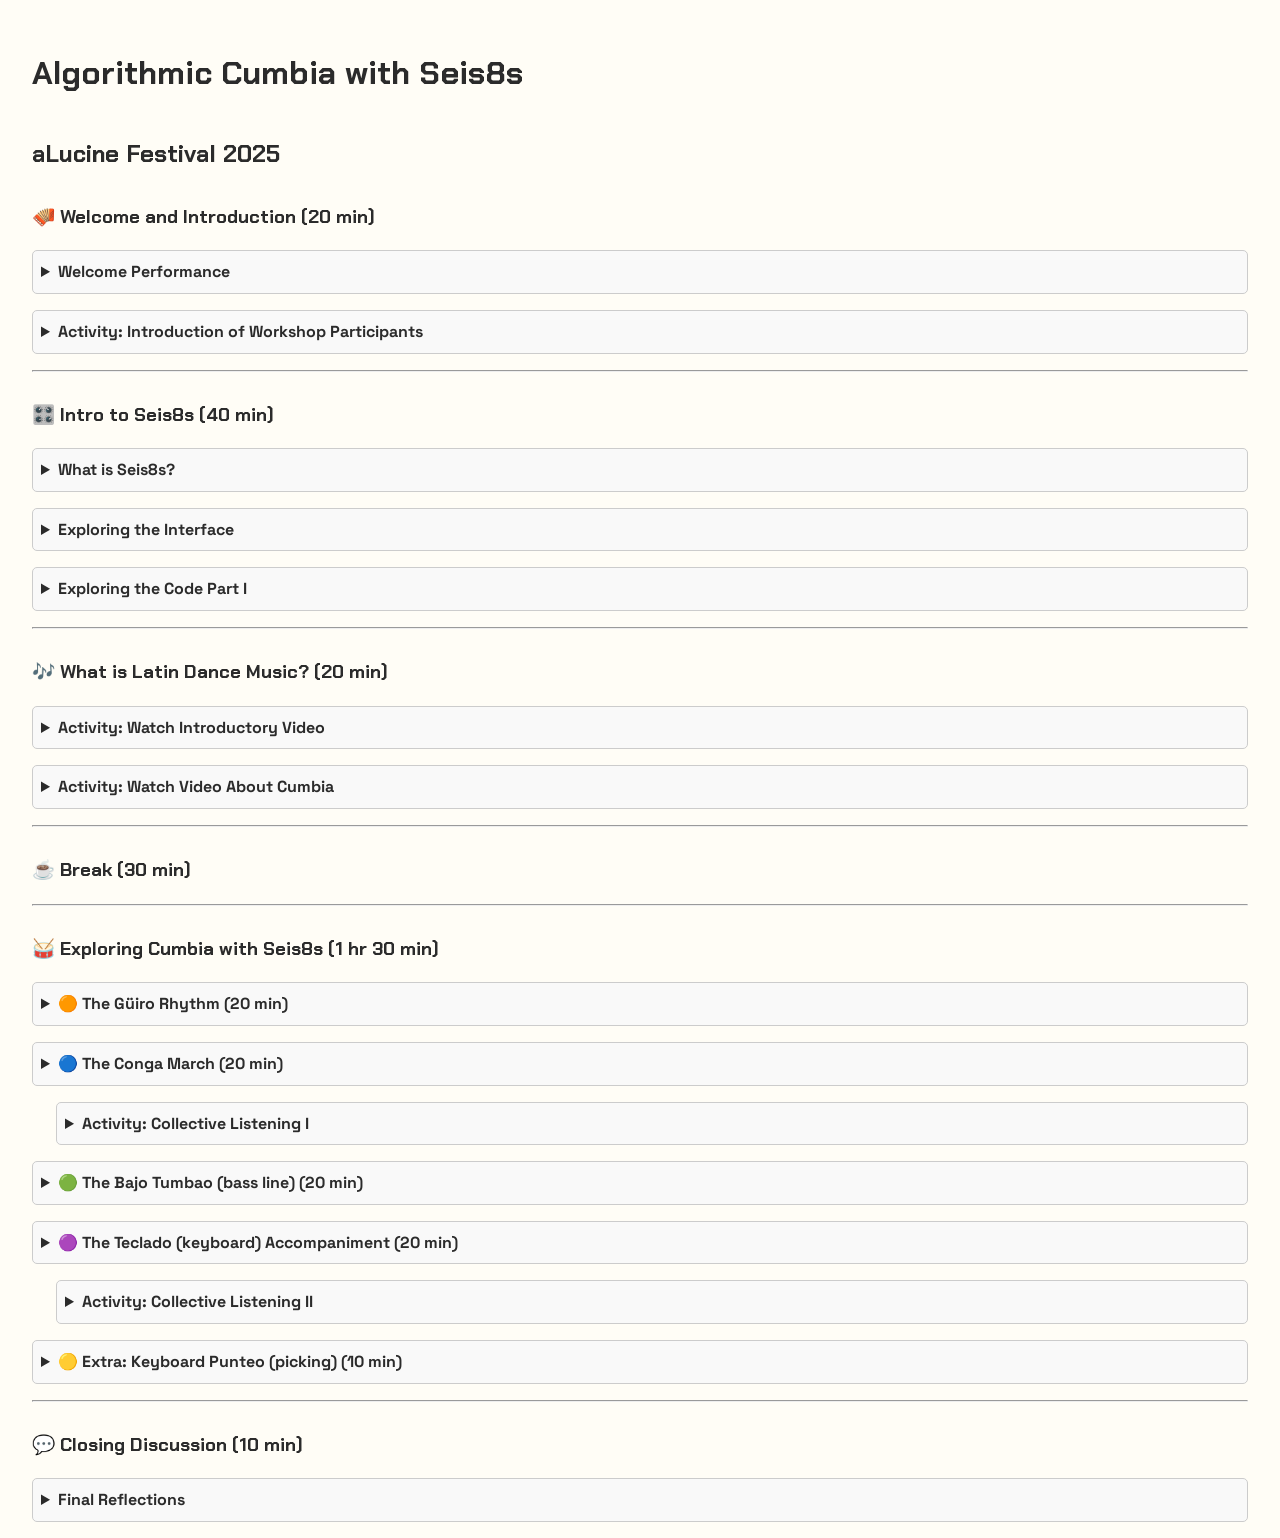
<file: docs.html>
<!DOCTYPE html>
<html lang="en">
<head>
  <meta charset="UTF-8">
  <link rel="preconnect" href="https://fonts.googleapis.com">
<link rel="preconnect" href="https://fonts.gstatic.com" crossorigin>
<link href="https://fonts.googleapis.com/css2?family=Afacad:ital,wght@0,400..700;1,400..700&family=Chakra+Petch:ital,wght@0,300;0,400;0,500;0,600;0,700;1,300;1,400;1,500;1,600;1,700&family=Coiny&family=Doto:wght@100..900&family=Gloria+Hallelujah&family=Gochi+Hand&family=IBM+Plex+Sans:ital,wght@0,100..700;1,100..700&family=Indie+Flower&family=Inria+Serif:ital,wght@0,300;0,400;0,700;1,300;1,400;1,700&family=Inter:ital,opsz,wght@0,14..32,100..900;1,14..32,100..900&family=Josefin+Slab:ital,wght@0,100..700;1,100..700&family=Just+Me+Again+Down+Here&family=Konkhmer+Sleokchher&family=League+Spartan:wght@100..900&family=Lekton:ital,wght@0,400;0,700;1,400&family=Modak&family=Molle&family=Open+Sans:ital,wght@0,300..800;1,300..800&family=Poppins:ital,wght@0,100;0,200;0,300;0,400;0,500;0,600;0,700;0,800;0,900;1,100;1,200;1,300;1,400;1,500;1,600;1,700;1,800;1,900&family=Raleway+Dots&family=Roboto:ital,wght@0,100..900;1,100..900&family=VT323&display=swap" rel="stylesheet">
<link rel="preconnect" href="https://fonts.googleapis.com">
<link rel="preconnect" href="https://fonts.gstatic.com" crossorigin>
<link href="https://fonts.googleapis.com/css2?family=Afacad:ital,wght@0,400..700;1,400..700&family=Chakra+Petch:ital,wght@0,300;0,400;0,500;0,600;0,700;1,300;1,400;1,500;1,600;1,700&family=Coiny&family=Doto:wght@100..900&family=Gloria+Hallelujah&family=Gochi+Hand&family=IBM+Plex+Sans:ital,wght@0,100..700;1,100..700&family=Indie+Flower&family=Inria+Serif:ital,wght@0,300;0,400;0,700;1,300;1,400;1,700&family=Inter:ital,opsz,wght@0,14..32,100..900;1,14..32,100..900&family=Josefin+Slab:ital,wght@0,100..700;1,100..700&family=Just+Me+Again+Down+Here&family=Konkhmer+Sleokchher&family=League+Spartan:wght@100..900&family=Lekton:ital,wght@0,400;0,700;1,400&family=Modak&family=Molle&family=Open+Sans:ital,wght@0,300..800;1,300..800&family=Poppins:ital,wght@0,100;0,200;0,300;0,400;0,500;0,600;0,700;0,800;0,900;1,100;1,200;1,300;1,400;1,500;1,600;1,700;1,800;1,900&family=Raleway+Dots&family=Roboto:ital,wght@0,100..900;1,100..900&family=Space+Grotesk:wght@300..700&family=VT323&display=swap" rel="stylesheet">

  <title>Algorithmic Cumbia with Seis8s - Docs</title>
  <style>

@font-face {
    font-family: 'GaladaModificada';
    src: url('https://cdn.glitch.global/1c9491c3-d804-48fe-9d1e-06e2c4f58528/Galada-Regular-W-Note-Icons.ttf?v=1726335832603') format('opentype');
}

    body {
      background-color: #FFFDF6;
      color: #2B2B2B;
      line-height: 1.6;
      /* max-width: 800px; */
      margin-left: 2em;
      margin-right: 2em;
      
    }

    details {
      margin-bottom: 1em;
      padding: 0.5em;
      border: 1px solid #ccc;
      border-radius: 5px;
      background: #f9f9f9;
    }

    details:open {
      
      background: white
    }

    .subDetails {
      margin-left: 1.5em;
      
    }

    summary {
      font-weight: bold;
      cursor: pointer;
    }
    h1, h2, h3 {
      margin-top: 1.5em;
    }

    h1, h2, h3 {
  font-family: 'Chakra Petch', sans-serif;
}
  
  
body {
  font-family: 'Space Grotesk', sans-serif;
}

code, pre {
  font-family: 'Fira Code', monospace;
}

.notation {
  font-family: 'GaladaModificada', sans-serif;
}


  </style>
</head>
<body>

<h1>Algorithmic Cumbia with Seis8s</h1>
<h2>aLucine Festival 2025</h2>

<h3>🪗 Welcome and Introduction (20 min)</h3>

<details >
  <summary><b>Welcome Performance</b></summary>
  <p>A live-coded Seis8s demo to set the tone and spark curiosity.</p>
</details>

<details >
  <summary><b>Activity: Introduction of Workshop Participants</b></summary>

  <p>Quick round of introductions and personal connections to music and code (and Spanish).</p>
  <p>Please tell us:</p>
  <ul>
    <li>Your name (and pronouns if you wish)</li>
    <li>What experience(s) have you had with electronic Latin dance music and/or coding? What about Spanish?</li>
    <li>What are your expectations for this workshop?</li>
  </ul>

  <details class="subDetails">
    <summary><b>Luis Navarro Del Angel (he/him)</b></summary>
    <p> I am a new media artist from Mexico City, currently based in Hamilton, Ontario. My practice revolves around electronic Latin dance music by means of software and code. I currently perform with a web-based interactive application of my authorship called Seis8s, which revolves around Spanish-language commands related to Latin dance music. I explore the rhythms of Cumbia, Guaguancó, and Salsa in their electronic form.</p>

  
    
      <div style="display: grid; grid-template-columns: repeat(2, 1fr); gap: 10px; margin-top: 1em;">
        <img src="images/fermatta.jpg" alt="Image 1" style="width: 100%; height: auto; border-radius: 8px;">
        <img src="images/cnart.png" alt="Image 2" style="width: 100%; height: auto; border-radius: 8px;">
        <img src="images/rggtrn.jpg" alt="Image 3" style="width: 100%; height: auto; border-radius: 8px;">
        <img src="images/mcmaster.jpg" alt="Image 4" style="width: 100%; height: auto; border-radius: 8px;">
      </div>
    </details>

</details>



<hr>

<h3>🎛️ Intro to Seis8s (40 min)</h3>

<details >
  <summary><b> What is Seis8s? </b></summary>
  <p>Seis8s is a Spanish-inflected, web-based live coding environment designed to foreground Latin electronic dance music traditions, especially cumbia music, through real-time programming of rhythmic and melodic patterns. Seis8s can be accessed at <a href="https://seis8s.org/" target="_blank">https://seis8s.org/</a></p>

  <div style="display: flex; flex-direction: row; gap: 20px; margin-top: 1em; flex-wrap: wrap;">

    <!-- Left: Text -->
    <div style="flex: 0.7; ">
      <p>
        Seis8s is influenced by traditions of socially conscious Latin dance music — what musicologist <a href="https://www.fau.edu/artsandletters/music/faculty/andresespinoza/" target="_blank">Andrés Agurto</a> (2021) describes as <strong>“texts and musical markers that poetically express political, historical, and class awareness of the shared Latino/Latin American existences, identities, and experiences” </strong>. </p>
        
        <p>This music reflects on migration, poverty, and racism while also producing a sense of joy, resistance, and collective identity through festive rhythms. Examples include <a href="https://en.wikipedia.org/wiki/Cumbia_villera" target="_blank"> cumbia villera</a>, a raw and rebellious 1990s Argentine style that addressed economic disparity, and <a href="https://en.wikipedia.org/wiki/Salsa_dura" target="_blank">salsa dura</a>, which in 1970s New York became a vehicle for Afro-Latin resistance through syncopated, improvisatory sound.
      </p>
    </div>
  
    <!-- Right: Image -->
    <div style="flex: 0.3;">
      <img src="images/salsa-consciente.jpeg" alt="Salsa Consciente" style="width: 50%; height: auto; border-radius: 8px;">
    </div>
  
  </div>
  

  <p>Seis8s seeks to integrate the social and musical markers of Latin dance traditions into the infrastructure of computer music by speculating on what a computer-music language might look and feel like when grounded in the Spanish language and shaped by Latin American sensibilities. <strong>In doing so, Seis8s contributes to a broader awareness of how technologies are developed, used, and reimagined in the Global South</strong>.</p>

  <p>Seis8s was part of my PhD dissertation entitled <a href="http://hdl.handle.net/11375/28815" target="_blank"><i>Culturally situated programming platforms: seis8s, a live-coding language for electronic latin dance music</i></a> (2023).</p>

  <!-- <p>Seis8s is a web-based <a href="https://en.wikipedia.org/wiki/Live_coding" target="_blank"> live coding </a> language that enables real-time interaction with digital audio and localized musical knowledge. Seis8s revolves around Spanish-language commands related to <a href="https://en.wikipedia.org/wiki/Latin_dance" target="_blank">Latin dance music</a>.    </p> -->

  <p></p>

  <div style="display: grid; grid-template-columns: repeat(1, 1fr); gap: 10px; margin-top: 1em;">
    <img src="images/seis8s-nueva-interfaz.png" alt="Image 1" style="width: 100%; height: auto; border-radius: 8px;">    
    </div>

</details>

<details >
  <summary><b>Exploring the Interface</b></summary>
  <br>
  <details class="subDetails"><summary><b>Overview and layout</b></summary>
  <br>

  <div style="position: relative; display: inline-block;">
    <img src="images/seis8s-nueva-interfaz.png" alt="Seis8s interface" width="800">
  
    <!-- Label  Greetings banner -->
    <div style="
      position: absolute;
      top: 25px;
      left: 280px;
      background: rgba(0,0,0,0.6);
      color: #fff;
      padding: 4px 8px;
      font-size: 14px;
      border-radius: 4px;">
      Greetings banner
</div>
  
    <!-- Label Coding editor -->
    <div style="
      position: absolute;
      top: 120px;
      left: 400px;
      background: rgba(0,0,0,0.6);
      color: #fff;
      padding: 4px 8px;
      font-size: 14px;
      border-radius: 4px;">
      Coding editor
    </div>

    <!-- Label Coding editor playback controls -->
  <div style="
  position: absolute;
  top: 200px;
  left: 250px;
  background: rgba(0,0,0,0.6);
  color: #fff;
  padding: 4px 8px;
  font-size: 14px;
  border-radius: 4px;">
  Coding editor playback controls
</div>

  
    <!-- Label Greetings editor -->
  <div style="
    position: absolute;
    top: 200px;
    left: 40px;
    background: rgba(0,0,0,0.6);
    color: #fff;
    padding: 4px 8px;
    font-size: 14px;
    border-radius: 4px;">
    Greetings editor
</div>

    <!-- Label Greetings playback controls -->
    <div style="
      position: absolute;
      top: 320px;
      left: 10px;
      background: rgba(0,0,0,0.6);
      color: #fff;
      padding: 4px 8px;
      font-size: 14px;
      border-radius: 4px;">
      Greetings playback controls
  </div>

  <!-- Label Output Console -->
  <div style="
  position: absolute;
  top: 320px;
  left: 400px;
  background: rgba(0,0,0,0.6);
  color: #fff;
  padding: 4px 8px;
  font-size: 14px;
  border-radius: 4px;">
  Output Console
</div>
</div>
</details>

<details class="subDetails">
<summary><b>About the visual aesthetic</b></summary>

<div style="display: flex; align-items: flex-start; gap: 20px; margin-top: 1em; flex-wrap: wrap;">


    <!-- Left: Text -->
    <div style="flex: 2; min-width: 300px;">
<p>Seis8s interface intentionally resists sterile UI norms such as Apple’s Human Interface Guide lines or Google’s Material Design system. Instead, it draws inspiration from the vivid and chaotic energy of <strong>Peruvian Chicha poster art</strong>, which is the ”Peruvian Kitsch aesthetic ... born in the 1980s” that deliberately breaks from modernist design principles, layering bold colors, irregular letterforms, and multiple fonts in ways that feel exuberant and unruly (<a href="https://en.wikipedia.org/wiki/Chicha_(art)" target="_blank">Wikipedia</a>).
</p>

<p>The design process began in Figma, where I composed
  the interface as a flat graphic using <a href="https://en.wikipedia.org/wiki/SVG" target="_blank">SVG</a>. Once exported, the SVG file was intervened with JavaScript to transform it into an interactive layer, allowing users to click
  on buttons, launch sound events directly on top of the artwork.</p>
  
  <p>The use of SVG as an interface foundation emerged not
  only from aesthetic goals, but also from pedagogical insight.
  While teaching a course on design and code in 2023, I came
  to appreciate SVG’s expressive power which allows to draw
  complex layouts, then render them in the browser exactly as
  envisioned, without having to deconstruct every visual into
  CSS grids, box models, or flex alignment rules. </p>


    <p>
      The color scheme was derived from the work of Chicha artist
      <a href="https://movimientos.org.uk/latest/yefferson-huaman-a-legend-and-contemporary-pioneer-of-chicha-art-and-culture/" target="_blank">
        Yefferson Huamán
      </a>,
      particularly the poster on the right, which mixes saturated green, orange,
      and purple tones in asymmetric, high-contrast layouts.
    </p>
  </div>

  <!-- Right: Image -->
  <div style="flex: 1; min-width: 200px;">
    <img src="images/piscodisco-FORMATO-ALTA-WEB-819x1024_YeffersonHuaman.png" alt="Chicha art by Yefferson Huamán" style="width: 100%; height: auto; border-radius: 8px;">
  </div>

</div>




<h3>More about Peruvian Chicha also known as amazonic cumbia or psicodelic cumbia</h3>
<iframe width="560" height="315" src="https://www.youtube.com/embed/kAap4MCq6WY?si=JTGbqp-FgjRMpSPn" title="YouTube video player" frameborder="0" allow="accelerometer; autoplay; clipboard-write; encrypted-media; gyroscope; picture-in-picture; web-share" referrerpolicy="strict-origin-when-cross-origin" allowfullscreen></iframe>
<br>
<a href="https://es.wikipedia.org/wiki/Los_Mirlos" target="_blank">Los Mirlos</a> - La Danza de Los Mirlos / Cumbia de Los Pajaritos (Perú, 1973, 3 min)
</details>


<details class="subDetails"><summary><b>Shortcuts</b></summary>

<p>The following table shows shortcuts to navigate and code more efficiently within Seis8s:</p>

<table border="1" cellspacing="0" cellpadding="8">
  <thead>
    <tr>
      <th>Description</th>
      <th>Windows Shortcut</th>
      <th>Mac Shortcut</th>
      <th>Image</th>
    </tr>
  </thead>
  <tbody>
    <tr>
      <td>Send greetings (saludos)</td>
      <td>Shift + Enter</td>
      <td>Shift + Enter</td>
      <td><img src="images/saludos.png" alt="Send greetings icon" width="40"></td>
    </tr>
    <tr>
      <td>Run code</td>
      <td>Shift + Enter</td>
      <td>Shift + Enter</td>
      <td><img src="images/play.png" alt="Play icon" width="40"></td>
    </tr>
    <tr>
      <td>Stop code</td>
      <td>Ctrl + .</td>
      <td>Ctrl + .</td>
      <td><img src="images/stop.png" alt="Stop icon" width="40"></td>
    </tr>
    <tr>
      <td>Zoom in</td>
      <td>Ctrl + +</td>
      <td>Command + +</td>
      <td><img src="images/zoomin.png" alt="Zoom in icon" width="40"></td>
    </tr>
    <tr>
      <td>Zoom out</td>
      <td>Ctrl + -</td>
      <td>Command + -</td>
      <td><img src="images/zoomout.png" alt="Zoom out icon" width="40"></td>
    </tr>
    <tr>
      <!-- check these commands since they dont seem to work -->
      <td>Download document</td>
      <td>Ctrl + s</td> 
      <td>Command + s</td>
      <td><img src="images/save.png" alt="Save icon" width="40"></td>
    </tr>
    <tr>
      <td>Open document</td>
      <td>Ctrl + o</td>
      <td>Command + o</td>
      <td><img src="images/open.png" alt="Open icon" width="40"></td>
    </tr>
  </tbody>
</table>

</details>
</details>

<details > <summary><b>Exploring the Code Part I</b></summary>
  <br>
<!-- <details >
  <summary><b>Activity: Create Your First Greetings</b></summary>
  <p>Participants create their first greetings in Seis8s:</p>
  <ol>
    <li>Open Seis8s at <a href="https://seis8s.org/" target="_blank">https://seis8s.org/</a></li>
    <li>Type your greetings in the editor (e.g., "Hola, mundo!")</li>
    <li>Press Shift + Enter to run your greetings</li>
    <li>Experiment with different greetings and sounds</li>
  </ol>
  </details> -->

<details class="subDetails" >
  <summary><b>Activity: Explore Code Examples</b></summary>
    <ol>
    <li>Copy the code examples below, one at a time, into Seis8s</li>
    <li>Press Shift + Enter to run the code in Seis8s</li>
    <li>Modify the code using the global commands below to change the sound or composition</li>
    <li>Modify the rhythmic notation of the individual instruments based on the rhythmic notation section below </li>
  </ol>
  </p>

  <details>
    <summary class="subDetails"><b>Example 1: Simple Güiro Groove</b></summary>
    <pre><code class="notation">
tempo 85;

// A steady güiro rhythm
guiro ritmo 𝅘𝅥 𝅘𝅥𝅮 𝅘𝅥𝅮 𝅘𝅥 𝅘𝅥𝅮 𝅘𝅥𝅮
</code></pre>
</details>  

  <details>
    <summary class="subDetails"><b>Example 2: Güiro and Congas Groove</b></summary>
    <pre><code class="notation">
    tempo 85
    volumen 0.85

    // Guiro rhythm
    guiro (volumen 0.8) ritmo 𝅘𝅥 𝅘𝅥𝅮 𝅘𝅥𝅮 𝅘𝅥 𝅘𝅥𝅮 𝅘𝅥𝅮

    // Conga march/rhythm with slap and open tone alternation
    congas (volumen 1)  marcha 𝅘𝅥 /s 𝅘𝅥 /a 𝅘𝅥 /s 𝅘𝅥 /a
    </code></pre>
    </details>  

<details>
  <summary class="subDetails"><b>Example 3: Güiro, Congas, and Bass Groove</b></summary>
  <pre><code class="notation">
  tempo 85
  volumen 0.85
  armonia [Cmaj | Am | Fmaj | G7]

  // Guiro rhythm
  guiro (volumen 0.8) ritmo 𝅘𝅥 𝅘𝅥𝅮 𝅘𝅥𝅮 𝅘𝅥 𝅘𝅥𝅮 𝅘𝅥𝅮

  // Conga march/rhythm with slap and open tone alternation
  congas (volumen 1)  marcha 𝅘𝅥 /s 𝅘𝅥 /a 𝅘𝅥 /s 𝅘𝅥 /a

  // Bass line/tumbao pattern
  bajo (v 1, s 3) tumbao [ 𝅘𝅥  𝄽  𝅘𝅥 /3 𝅘𝅥 /5 | 𝅘𝅥  𝄽  𝅘𝅥 /3 𝅘𝅥 /5  | 𝅘𝅥  𝄽  𝅘𝅥 /3 𝅘𝅥 /5 | 𝅘𝅥  𝄽  𝅘𝅥 /3 𝅘𝅥 /5 ]

  </code></pre>
  </details>  
</details>

<details class="subDetails" ><summary><b>About Global Commands</b></summary>

  <p>The following commands control instruments and composition globally:</p>

  <table border="1" cellspacing="0" cellpadding="8">
    <thead>
      <tr>
        <th>Command</th>
        <th>Description</th>
        <th>Example</th>
      </tr>
    </thead>
    <tbody>
      <tr>
        <td><code>\\</code></td>
        <td>Creates a single-line comment</td>
        <td><code>\\ this is a comment</code></td>
      </tr>
      <tr>
        <td><code>\* *\</code></td>
        <td>Creates a multi-line comment</td>
        <td><code>\* this is a comment that can span multiple lines *\</code></td>
      </tr>
      <tr>
        <td><code>tempo</code></td>
        <td>Sets the tempo (speed) of the music</td>
        <td><code>tempo 80</code></td>
      </tr>
      <tr>
        <td><code>paneo</code></td>
        <td>Controls stereo panning (left, center, or right)</td>
        <td><code>paneo 0</code></td>
      </tr>
      <tr>
        <td><code>volumen</code></td>
        <td>Sets the master volume level</td>
        <td><code>volumen 0.85</code></td>
      </tr>
      <tr>
        <td><code>armonia</code></td>
        <td>Sets the harmony/chord progression</td>
        <td><code>armonia [C|Dm]</code></td>
      </tr>
      <tr>
        <td><code>acordes</code></td>
        <td>Synonym of <code>armonia</code>; sets chord progression</td>
        <td><code>acordes [C|Dm]</code></td>
      </tr>
    </tbody>
  </table>

  <p>The following table shows the available chord commands in Seis8s:</p>

<table border="1" cellspacing="0" cellpadding="8">
  <thead>
    <tr>
      <th>Command</th>
      <th>Chord Type</th>
    </tr>
  </thead>
  <tbody>
    <tr>
      <td><code>M</code></td>
      <td>Major</td>
    </tr>
    <tr>
      <td><code>maj</code></td>
      <td>Major</td>
    </tr>
    <tr>
      <td><code>maj7</code></td>
      <td>Major Seventh</td>
    </tr>
    <tr>
      <td><code>m</code></td>
      <td>Minor</td>
    </tr>
    <tr>
      <td><code>min</code></td>
      <td>Minor</td>
    </tr>
    <tr>
      <td><code>min7</code></td>
      <td>Minor Seventh</td>
    </tr>
    <tr>
      <td><code>7</code></td>
      <td>Dominant Seventh</td>
    </tr>
    <tr>
      <td><code>dim</code></td>
      <td>Diminished</td>
    </tr>
    <tr>
      <td><code>m7b5</code></td>
      <td>Half-Diminished</td>
    </tr>
    <tr>
      <td><code>aug</code></td>
      <td>Augmented</td>
    </tr>
    <tr>
      <td><code>sus2</code></td>
      <td>Suspended Second</td>
    </tr>
    <tr>
      <td><code>sus4</code></td>
      <td>Suspended Fourth</td>
    </tr>
  </tbody>
</table> 
</details>

<details class="subDetails"> <summary><b>About the Rhythmic Notation</b></summary>

  <p>Seis8s uses musical Unicode characters to visually represent rhythmic values such as notes and rests directly within the code interface. This aims to provide an intuitive and expressive way to connect musical notation with coding syntax.</p>
  
  <p>The following table shows the commands used to generate rhythmic values in Seis8s:</p>

   <table border="1" cellspacing="0" cellpadding="8">
    <thead>
      <tr>
        <th>Command</th>
        <th>Rhythmic Figure</th>
        <th>Value</th>
      </tr>
    </thead>
    <tbody>
      <tr>
        <td><code>1n</code></td>
        <td ><span class="notation">𝅝</span><br><small>Whole Note</small></td>
        <td>4 beats</td>
      </tr>
      <tr>
        <td><code>1s</code></td>
        <td ><span class="notation">𝄻</span><br><small>Whole Rest</small></td>
        <td>4 beats</td>
      </tr>
      <tr>
        <td><code>2n</code></td>
        <td ><span class="notation">𝅗𝅥</span><br><small>Half Note</small></td>
        <td>2 beats</td>
      </tr>
      <tr>
        <td><code>2s</code></td>
        <td ><span class="notation">𝄼</span><br><small>Half Rest</small></td>
        <td>2 beats</td>
      </tr>
      <tr>
        <td><code>4n</code></td>
        <td ><span class="notation">𝅘𝅥</span><br><small>Quarter Note</small></td>
        <td>1 beat</td>
      </tr>
      <tr>
        <td><code>4s</code></td>
        <td ><span class="notation">𝄽</span><br><small>Quarter Rest</small></td>
        <td>1 beat</td>
      </tr>
      <tr>
        <td><code>8n</code></td>
        <td ><span class="notation">𝅘𝅥𝅮</span><br><small>Eighth Note</small></td>
        <td>1/2 beat</td>
      </tr>
      <tr>
        <td><code>8s</code></td>
        <td ><span class="notation">𝄾</span><br><small>Eighth Rest</small></td>
        <td>1/2 beat</td>
      </tr>
      <tr>
        <td><code>16n</code></td>
        <td ><span class="notation">𝅘𝅥𝅯</span><br><small>Sixteenth Note</small></td>
        <td>1/4 beat</td>
      </tr>
      <tr>
        <td><code>16s</code></td>
        <td ><span class="notation">𝄿</span><br><small>Sixteenth Rest</small></td>
        <td>1/4 beat</td>
      </tr>
    </tbody>
  </table>
</details>

</details>

<hr>

<h3>🎶 What is Latin Dance Music? (20 min)</h3>

<details >
  <summary><b>Activity: Watch Introductory Video</b></summary>
  <p>A video introduction to Latin dance music:</p>
  <iframe width="560" height="315" src="https://www.youtube.com/embed/Ig-Y6xjLV3s?si=UiHMTPHYZWAOcXA6" title="YouTube video player" frameborder="0" allow="accelerometer; autoplay; clipboard-write; encrypted-media; gyroscope; picture-in-picture; web-share" referrerpolicy="strict-origin-when-cross-origin" allowfullscreen></iframe>

  <p>5 Styles of Latin Music You Need to Know - Joanna Rants (2018, 9 min)</p>

</details>

<details><summary><b>Activity: Watch Video About Cumbia</b></summary>

  <p>A video introduction to Cumbia Music:</p>

  <iframe width="560" height="315" src="https://www.youtube.com/embed/55mpzrRHmFA?si=GOgIOAQXwTIunkl-" title="YouTube video player" frameborder="0" allow="accelerometer; autoplay; clipboard-write; encrypted-media; gyroscope; picture-in-picture; web-share" referrerpolicy="strict-origin-when-cross-origin" allowfullscreen></iframe>

  <p>Why Shakira loves this African beat (2019, 7min 30s)  </p>
</details>



<hr>

<h3>☕ Break (30 min)</h3>

<hr>

<h3>🥁 Exploring Cumbia with Seis8s (1 hr 30 min)</h3>



<details>
  <summary><b>🟠 The Güiro Rhythm (20 min)</b></summary>
  <br>

  <div style="display: flex; align-items: flex-start; gap: 20px; margin-top: 1em;">

    <!-- Left column: image -->
    <div style="flex: 1; min-width: 200px;">
      <img src="images/guiro_metalico.jpg" alt="Seis8s interface" width="100%" style="border-radius: 8px;">
    </div>
  
    <!-- Right column: text -->
    <div style="flex: 2;">
      <p>
        The güiro is a percussion instrument. It is classified within the idiophone division (which produce sound by themselves, without strings or drumheads), specifically in the scraper family. Traditional güiros are made from dried calabash gourds, similar to other Latin instruments like the cabasa and maracas, which also use this fruit. 
      </p>
      <p>
        This instrument is typical in several Latin American countries, including Ecuador, Brazil, Colombia, the Dominican Republic, Panama, Mexico, Peru, Cuba, Puerto Rico, and Venezuela. It is commonly used as an accompanying rhythm instrument. 
      </p>
      <p>
        Archaeological evidence of scraper instruments resembling the güiro has been found in ancient sites across Mexico, showing the instrument’s deep cultural roots (<a href="https://es.wikipedia.org/wiki/G%C3%BCiro" target="_blank">Wikipedia</a>).
      </p>
    </div>
  
  </div>
  
  <details class="subDetails"><summary><b>Guiro Commands</b></summary>

 

    <table border="1" cellspacing="0" cellpadding="8">
      <thead>
        <tr>
          <th>Command</th>
          <th>Description</th>
          <th>Example</th>
        </tr>
      </thead>
      <tbody>
        <tr>
          <td><code>guiro</code></td>
          <td>Plays a default guiro sound</td>
          <td><code>guiro</code></td>
        </tr>
        <tr>
          <td><code>sonido</code></td>
          <td>Selects the sample or timbre</td>
          <td><code>guiro (sonido 1)</code></td>
        </tr>
        <tr>
          <td><code>volumen</code></td>
          <td>Adjusts the individual volume</td>
          <td><code>guiro (volumen 0.95)</code></td>
        </tr>
        <tr>
          <td><code>paneo</code></td>
          <td>Pans the individual sound left, right, or center</td>
          <td><code>guiro (paneo 1)</code></td>
        </tr>
        <!-- <tr>
          <td><code>octava</code></td>
          <td>Changes the pitch by octave</td>
          <td><code>guiro (octava 4)</code></td>
        </tr> -->
        <tr>
          <td><code>ritmo</code></td>
          <td>Defines the rhythmic pattern</td>
          <td><code>guiro (v 0.9) ritmo <span class="notation"> 𝅘𝅥𝅮 𝅘𝅥𝅮 𝅘𝅥 𝅘𝅥𝅮 𝅘𝅥𝅮</span></code></td>
        </tr>
      </tbody>
    </table>
    </details>

<details class="subDetails"><summary><b>Activity: Create a Guiro Rhythm</b></summary>
  <ol>
    <li>Watch short video tutorial on güiro patterns</li>

    <iframe width="560" height="315" src="https://www.youtube.com/embed/paTcvW8vzhM?si=c0zN1ygmm8U5MPHQ&amp;start=26" title="YouTube video player" frameborder="0" allow="accelerometer; autoplay; clipboard-write; encrypted-media; gyroscope; picture-in-picture; web-share" referrerpolicy="strict-origin-when-cross-origin" allowfullscreen></iframe>
<br><br>
    <li>Code your own güiro rhythm in Seis8s following the example below:</li>

    <pre><code class="notation">
      guiro ritmo 𝅘𝅥 𝅘𝅥𝅮 𝅘𝅥𝅮 𝅘𝅥 𝅘𝅥𝅮 𝅘𝅥𝅮
      </code></pre>
      </ol>
</details>
</details>

<details>
  <summary><b>🔵 The Conga March (20 min)</b></summary>
  <br>

  <div style="display: flex; align-items: flex-start; gap: 20px; margin-top: 1em;">

    <!-- Left column: image -->
    <div style="flex: 1; min-width: 200px;">
      <img src="images/conga.jpg" alt="Seis8s interface" width="100%" style="border-radius: 8px;">
    </div>
  
    <!-- Right column: text -->
    <div style="flex: 2;">
      <p>
        The conga, also known as tumbadora, is a tall, narrow, single-headed drum from Cuba. Congas are staved like barrels and classified into three types: quinto (lead drum, highest), tres dos or tres golpes (middle), and tumba or salidor (lowest).
      </p>
      <p>
        Congas were originally used in Afro-Cuban music genres such as conga (hence their name) and rumba, where each drummer would play a single drum. Following numerous innovations in conga drumming and construction during the mid-20th century, as well as its internationalization, it became increasingly common for drummers to play two or three drums. 
      </p>
      <p>
        Congas have become a popular instrument in many forms of Latin music such as son (when played by conjuntos), descarga, Afro-Cuban jazz, salsa, songo, merengue and Latin rock. (<a href="https://en.wikipedia.org/wiki/Conga" target="_blank">Wikipedia</a>).
      </p>
    </div>
  
  </div>
  
  <details class="subDetails"><summary><b>Congas Commands</b></summary>



    <h3>Conga Commands</h3>

    <table border="1" cellspacing="0" cellpadding="8">
      <thead>
        <tr>
          <th>Command</th>
          <th>Description</th>
          <th>Example</th>
        </tr>
      </thead>
      <tbody>
        <tr>
          <td><code>congas</code></td>
          <td>Plays a default conga pattern</td>
          <td><code>congas</code></td>
        </tr>
        <tr>
          <td><code>sonido</code></td>
          <td>Selects the sample or recording</td>
          <td><code>congas (sonido 1)</code></td>
        </tr>
        <tr>
          <td><code>volumen</code></td>
          <td>Adjusts the volume</td>
          <td><code>congas (volumen 0.95)</code></td>
        </tr>
        <tr>
          <td><code>paneo</code></td>
          <td>Pans the sound left, right, or center</td>
          <td><code>congas (paneo 1)</code></td>
        </tr>
        <!-- <tr>
          <td><code>octava</code></td>
          <td>Changes the pitch by octave</td>
          <td><code>congas (octava 4)</code></td>
        </tr> -->
        <tr>
          <td><code>marcha</code></td>
          <td>Defines the rhythm pattern</td>
          <td><code>congas marcha <span class="notation">𝄽 𝅘𝅥 𝄽 𝅘𝅥</span></code></td>
        </tr>
        <tr>
          <td><code>a</code></td>
          <td>Triggers the open tone</td>
          <td><code>congas marcha <span class="notation">𝄽 𝅘𝅥 /a 𝄽 𝅘𝅥 /a</span></code></td>
        </tr>
        <tr>
          <td><code>s</code></td>
          <td>Triggers the slap tone</td>
          <td><code>congas marcha <span class="notation">𝄽 𝅘𝅥 /s 𝄽 𝅘𝅥 /s</span></code></td>
        </tr>
        <tr>
          <td><code>m</code></td>
          <td>Triggers the muted tone</td>
          <td><code>congas marcha <span class="notation">𝄽 𝅘𝅥 /m 𝄽 𝅘𝅥 /m</span></code></td>
        </tr>
        <tr>
          <td><code>t</code></td>
          <td>Triggers the heel-of-hand tone</td>
          <td><code>congas marcha <span class="notation">𝄽 𝅘𝅥 /t 𝄽 𝅘𝅥 /t</span></code></td>
        </tr>
        <tr>
          <td><code>p</code></td>
          <td>Triggers the fingertip tone</td>
          <td><code>congas marcha <span class="notation"> 𝄽 𝅘𝅥 /p 𝄽 𝅘𝅥 /p</span></code></td>
        </tr>
      </tbody>
    </table>
    
    </details>

<details class="subDetails"><summary><b>Activity: Create a Conga March</b></summary>
  <ol>
    <li>Watch short video tutorial on conga patterns</li>

    <iframe width="560" height="315" src="https://www.youtube.com/embed/04uMzAM6u_I?si=Y7Jh69HLz6HzpKbc&amp;start=26" title="YouTube video player" frameborder="0" allow="accelerometer; autoplay; clipboard-write; encrypted-media; gyroscope; picture-in-picture; web-share" referrerpolicy="strict-origin-when-cross-origin" allowfullscreen></iframe>
<br><br>
    <li>Code your own conga march in Seis8s following the example below:</li>

    <pre><code class="notation">
      congas marcha  𝅘𝅥 /t 𝅘𝅥/a 𝅘𝅥/t 𝅘𝅥/a 
    </code></pre>
      </ol>
</details>
</details>

<details class="subDetails">
  <summary><b>Activity: Collective Listening I</b></summary>
  <p>Listen to a cumbia song with guided prompts:</p>
  <ul>
    <li>What instruments do you hear?</li>
    <li>Can you recognize the guiro and conga rhythm and march?</li>
  
  </ul>

  <iframe width="560" height="315" src="https://www.youtube.com/embed/PhYJBvVTkVk?si=UxLuoqLic-f0ahYJ" title="YouTube video player" frameborder="0" allow="accelerometer; autoplay; clipboard-write; encrypted-media; gyroscope; picture-in-picture; web-share" referrerpolicy="strict-origin-when-cross-origin" allowfullscreen></iframe>
  <br>
  <a href="https://en.wikipedia.org/wiki/Kumbia_Queers" target="_blank">Kumbia Queers - Chica de Calendario (Argentina, 2012, 3 min)</a>
  </a> 
</details>
<details>
  <summary><b>🟢 The Bajo Tumbao (bass line) (20 min)</b></summary>

  <div style="display: flex; align-items: flex-start; gap: 10px; margin-top: 1em;">

    <!-- Left column: image -->
    <div style="flex: 1; min-width: 200px;">
      <img src="images/bass.png" alt="Seis8s interface" width="25%" style="border-radius: 8px; margin-left: 10em;">
    </div>
  
    <!-- Right column: text -->
    <div style="flex: 2;">
      <p>
        The electric bass guitar most commonly has four strings, though five- and six-stringed models are also built. Since the mid-1950s, the bass guitar has often replaced the double bass in popular music due to its lighter weight, smaller size and easier portability, most models' inclusion of frets for easier intonation, and electromagnetic pickups for amplification (<a href="https://en.wikipedia.org/wiki/Bass_guitar" target="_blank">Wikipedia</a>). 
      </p>      
      <p>In music of Afro-Cuban origin, <strong>tumbao</strong> is the basic rhythm played on the bass. In North America, the basic conga drum pattern used in popular music is also called tumbao[citation needed]. In the contemporary form of Cuban popular dance music known as timba, piano guajeos are known as tumbaos (<a href="https://en.wikipedia.org/wiki/Tumbao" target="_blank">Wikipedia</a>).</p>
      </p>
    </div>  
  </div>

  <details ><summary><b>Bajo Commands</b></summary>
    <h3>Bass (Bajo) Commands</h3>

<table border="1" cellspacing="0" cellpadding="8">
  <thead>
    <tr>
      <th>Command</th>
      <th>Description</th>
      <th>Example</th>
    </tr>
  </thead>
  <tbody>
    <tr>
      <td><code>bajo</code></td>
      <td>Plays a default bass sound</td>
      <td><code>bajo</code></td>
    </tr>
    <tr>
      <td><code>sonido</code></td>
      <td>Selects the sample </td>
      <td><code>bajo (sonido 6)</code></td>
    </tr>
    <tr>
      <td><code>volumen</code></td>
      <td>Adjusts the volume</td>
      <td><code>bajo (volumen 0.85)</code></td>
    </tr>
    <tr>
      <td><code>paneo</code></td>
      <td>Pans the sound left, right, or center</td>
      <td><code>bajo (paneo 0.5)</code></td>
    </tr>
    <tr>
      <td><code>octava</code></td>
      <td>Changes the pitch by octave</td>
      <td><code>bajo (octava 6)</code></td>
    </tr>
    <tr>
      <td><code>tumbao</code></td>
      <td>Defines the melodic and rhythmic pattern of the bass</td>
      <td><code>bajo tumbao <span class="notation">𝅘𝅥 𝄽 𝅘𝅥 /3 𝅘𝅥 /5</span></code></td>
    </tr>
  </tbody>
</table>
    </details>

    <details><summary><b>Activity: Create a Bass Tumbao</b></summary>
  <ol>
    <li>Watch tutorial</li>

    <iframe width="560" height="315" src="https://www.youtube.com/embed/AwtdcELFpYA?si=0kk4FlgAMYXbvxR0" title="YouTube video player" frameborder="0" allow="accelerometer; autoplay; clipboard-write; encrypted-media; gyroscope; picture-in-picture; web-share" referrerpolicy="strict-origin-when-cross-origin" allowfullscreen></iframe>

    <li>Code your own bass tumbao (bass line) following the example below:</li>

    <pre><code class="notation">
      bajo tumbao  𝅘𝅥  𝄽  𝅘𝅥 /3 𝅘𝅥 /5 
    </code></pre>
  </ol>
</details>
    
</details>

<details>
  <summary><b>🟣 The Teclado (keyboard) Accompaniment (20 min)</b></summary>

  <div style="display: flex; align-items: flex-start; gap: 20px; margin-top: 1em;">

    <!-- Left column: image -->
    <div style="flex: 1; min-width: 200px;">
      <img src="images/keyboard.jpg" alt="Seis8s interface" width="100%" style="border-radius: 8px; ">
    </div>
  
    <!-- Right column: text -->
    <div style="flex: 2;">
      <p>
        Electronic keyboards offer a diverse selection of instrument sounds (piano, organ, violin, etc.) along with synthesizer tones. Keyboards have limited sound editing options, focusing on preset sounds. Casio and Yamaha are major manufacturers in this market, known for popularizing the concept since the 1980s. (<a href="https://en.wikipedia.org/wiki/Electronic_keyboard" target="_blank">Wikipedia</a>). 
      </p>            
      <p>In cumbia, the keyboard accompaniment provides the harmonic foundation that supports the rhythm section and gives the music its rich, layered feel. This accompaniment is usually played using <strong>chords, which are groups of two or more notes sounded together to create harmony</strong>.</p>
    </div>  
  </div>

  <details><summary><a>Teclado Commands</a></summary>
    <h3>Keyboard (Teclado) Commands</h3>

    <table border="1" cellspacing="0" cellpadding="8">
      <thead>
        <tr>
          <th>Command</th>
          <th>Description</th>
          <th>Example</th>
        </tr>
      </thead>
      <tbody>
        <tr>
          <td><code>teclado</code></td>
          <td>Plays a default keyboard sound</td>
          <td><code>teclado</code></td>
        </tr>
        <tr>
          <td><code>sonido</code></td>
          <td>Selects the sound/sample</td>
          <td><code>teclado (sonido 7)</code></td>
        </tr>
        <tr>
          <td><code>volumen</code></td>
          <td>Adjusts the volume</td>
          <td><code>teclado (volumen 0.95)</code></td>
        </tr>
        <tr>
          <td><code>paneo</code></td>
          <td>Pans the sound left, right, or center</td>
          <td><code>teclado (paneo 0)</code></td>
        </tr>
        <tr>
          <td><code>octava</code></td>
          <td>Changes the pitch by octave</td>
          <td><code>teclado (octava 4)</code></td>
        </tr>
        <tr>
          <td><code>acompañamiento</code></td>
          <td>Sets the rhythm of the chord accompaniment</td>
          <td><code>teclado acompañamiento <span class="notation">𝄽 𝅘𝅥 𝄽 𝅘𝅥</span></code></td>
        </tr>
        <tr>
          <td><code>acompanamiento</code></td>
          <td>Synonym of <code>acompañamiento</code></td>
          <td><code>teclado acompanamiento <span class="notation"> 𝄽 𝅘𝅥 𝄽 𝅘𝅥</span></code></td>
        </tr>
      </tbody>
    </table>  
  </details>

  <details><summary><a>Activity: Create a Teclado Accompaniment</a></summary>
  <ol>
    <li>Watch tutorial</li>
   
    <iframe width="560" height="315" src="https://www.youtube.com/embed/m23DDvTluVU?si=Qu2fPy7_DQqEQRNO" title="YouTube video player" frameborder="0" allow="accelerometer; autoplay; clipboard-write; encrypted-media; gyroscope; picture-in-picture; web-share" referrerpolicy="strict-origin-when-cross-origin" allowfullscreen></iframe>

    <li>Code your own keyboard accompaniment following the example below:</li>

    <pre><code class="notation">
      teclado acompañamiento 𝄽 𝅘𝅥 𝄽 𝅘𝅥
    </code></pre>
  </ol>
</details>
</details>

<details class="subDetails">
  <summary><b>Activity: Collective Listening II</b></summary>
  <p>Listen to a cumbia song with guided prompts:</p>
  <ul>
    <li>What instruments do you hear?</li>
    <li>What rhythms, bass lines, and accompaniments do you recognize?</li>
  </ul>

  <iframe width="560" height="315" src="https://www.youtube.com/embed/qqqMyxv5al4?si=_-GSytX3kn4hufjt" title="YouTube video player" frameborder="0" allow="accelerometer; autoplay; clipboard-write; encrypted-media; gyroscope; picture-in-picture; web-share" referrerpolicy="strict-origin-when-cross-origin" allowfullscreen></iframe>
  <br>
  <a href="https://en.wikipedia.org/wiki/Raymix" target="_blank"> Raymix - Oye Mujer (Mexico, 2016, 4 min)</a> 

</details>

<details>
  <summary><b>🟡 Extra: Keyboard Punteo (picking) (10 min)</b></summary>

  <p>Punteo (picking) refers to creating a lead melody. Punteos are done with keyboards, synthesizers, accordions, guitars, and flutes. Cumbia usually uses <a href="https://en.wikipedia.org/wiki/Pentatonic_scale" target="_blank"> pentatonic scales</a> to create punteos (ex. C D E G A).</p>

  <ol>
    <li>Watch tutorial</li>

    <iframe width="560" height="315" src="https://www.youtube.com/embed/fqYrgKQfzH0?si=g4IiQwjCP6U9M7x7" title="YouTube video player" frameborder="0" allow="accelerometer; autoplay; clipboard-write; encrypted-media; gyroscope; picture-in-picture; web-share" referrerpolicy="strict-origin-when-cross-origin" allowfullscreen></iframe>

    <li>Create a keyboard punteo following the code below: </li>    

    <pre><code class="notation">
      teclado(id "p", s 8) punteo [𝅘𝅥 𝅘𝅥𝅮 𝅘𝅥𝅮/5 𝅘𝅥 𝅘𝅥𝅮/5 𝅘𝅥𝅮 | 𝄾 𝅘𝅥𝅮/5 𝅘𝅥 𝄾 𝅘𝅥𝅮/5 𝅘𝅥]
    </code></pre>
  </ol>
</details>

<!-- <details>
  <summary><b>🟡 Extra: Greetings (10 min)</b></summary>

  <p>In Cumbia Sonidera, greetings (saludos) are a central part of the experience, delivered by DJs (sonideros) over the music. These greetings, often dedications to specific people or groups, are a way to connect with loved ones, celebrate events, and maintain cultural ties, especially for those living far from their homeland. </p>
  </details> -->

<hr>

<h3>💬 Closing Discussion (10 min)</h3>

<details>
  <summary><b>Final Reflections</b></summary>
  <ul>
    <li>What did you learn?</li>
    <li>What surprised or excited you?</li>
    <li>Share other comments or questions</li>

  </ul>
</details>

</body>
</html>
</file>
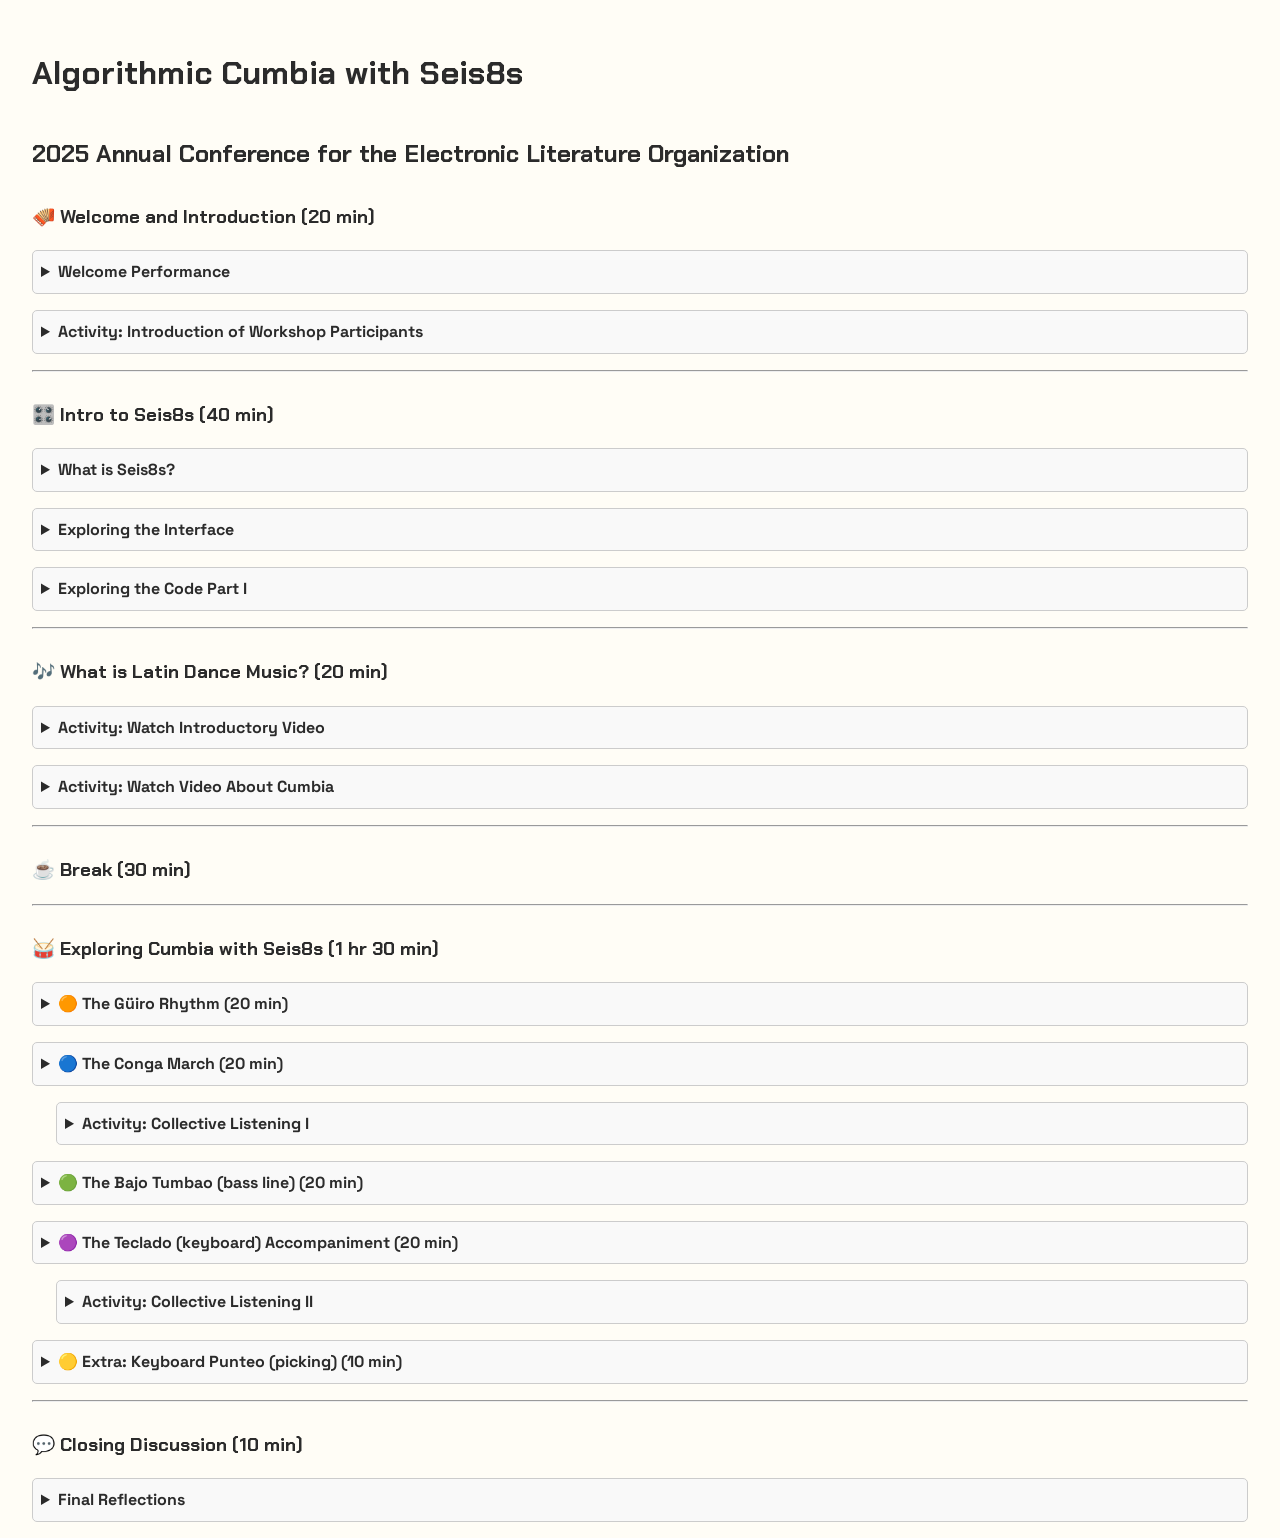
<file: elo2025.html>
<!DOCTYPE html>
<html lang="en">
<head>
  <meta charset="UTF-8">
  <link rel="preconnect" href="https://fonts.googleapis.com">
<link rel="preconnect" href="https://fonts.gstatic.com" crossorigin>
<link href="https://fonts.googleapis.com/css2?family=Afacad:ital,wght@0,400..700;1,400..700&family=Chakra+Petch:ital,wght@0,300;0,400;0,500;0,600;0,700;1,300;1,400;1,500;1,600;1,700&family=Coiny&family=Doto:wght@100..900&family=Gloria+Hallelujah&family=Gochi+Hand&family=IBM+Plex+Sans:ital,wght@0,100..700;1,100..700&family=Indie+Flower&family=Inria+Serif:ital,wght@0,300;0,400;0,700;1,300;1,400;1,700&family=Inter:ital,opsz,wght@0,14..32,100..900;1,14..32,100..900&family=Josefin+Slab:ital,wght@0,100..700;1,100..700&family=Just+Me+Again+Down+Here&family=Konkhmer+Sleokchher&family=League+Spartan:wght@100..900&family=Lekton:ital,wght@0,400;0,700;1,400&family=Modak&family=Molle&family=Open+Sans:ital,wght@0,300..800;1,300..800&family=Poppins:ital,wght@0,100;0,200;0,300;0,400;0,500;0,600;0,700;0,800;0,900;1,100;1,200;1,300;1,400;1,500;1,600;1,700;1,800;1,900&family=Raleway+Dots&family=Roboto:ital,wght@0,100..900;1,100..900&family=VT323&display=swap" rel="stylesheet">
<link rel="preconnect" href="https://fonts.googleapis.com">
<link rel="preconnect" href="https://fonts.gstatic.com" crossorigin>
<link href="https://fonts.googleapis.com/css2?family=Afacad:ital,wght@0,400..700;1,400..700&family=Chakra+Petch:ital,wght@0,300;0,400;0,500;0,600;0,700;1,300;1,400;1,500;1,600;1,700&family=Coiny&family=Doto:wght@100..900&family=Gloria+Hallelujah&family=Gochi+Hand&family=IBM+Plex+Sans:ital,wght@0,100..700;1,100..700&family=Indie+Flower&family=Inria+Serif:ital,wght@0,300;0,400;0,700;1,300;1,400;1,700&family=Inter:ital,opsz,wght@0,14..32,100..900;1,14..32,100..900&family=Josefin+Slab:ital,wght@0,100..700;1,100..700&family=Just+Me+Again+Down+Here&family=Konkhmer+Sleokchher&family=League+Spartan:wght@100..900&family=Lekton:ital,wght@0,400;0,700;1,400&family=Modak&family=Molle&family=Open+Sans:ital,wght@0,300..800;1,300..800&family=Poppins:ital,wght@0,100;0,200;0,300;0,400;0,500;0,600;0,700;0,800;0,900;1,100;1,200;1,300;1,400;1,500;1,600;1,700;1,800;1,900&family=Raleway+Dots&family=Roboto:ital,wght@0,100..900;1,100..900&family=Space+Grotesk:wght@300..700&family=VT323&display=swap" rel="stylesheet">

  <title>Algorithmic Cumbia with Seis8s - Workshop</title>
  <style>

@font-face {
    font-family: 'GaladaModificada';
    src: url('https://cdn.glitch.global/1c9491c3-d804-48fe-9d1e-06e2c4f58528/Galada-Regular-W-Note-Icons.ttf?v=1726335832603') format('opentype');
}

    body {
      background-color: #FFFDF6;
      color: #2B2B2B;
      line-height: 1.6;
      /* max-width: 800px; */
      margin-left: 2em;
      margin-right: 2em;
      
    }

    details {
      margin-bottom: 1em;
      padding: 0.5em;
      border: 1px solid #ccc;
      border-radius: 5px;
      background: #f9f9f9;
    }

    details:open {
      
      background: white
    }

    .subDetails {
      margin-left: 1.5em;
      
    }

    summary {
      font-weight: bold;
      cursor: pointer;
    }
    h1, h2, h3 {
      margin-top: 1.5em;
    }

    h1, h2, h3 {
  font-family: 'Chakra Petch', sans-serif;
}
  
  
body {
  font-family: 'Space Grotesk', sans-serif;
}

code, pre {
  font-family: 'Fira Code', monospace;
}

.notation {
  font-family: 'GaladaModificada', sans-serif;
}


  </style>
</head>
<body>

<h1>Algorithmic Cumbia with Seis8s</h1>
<h2>2025 Annual Conference for the Electronic Literature Organization</h2>

<h3>🪗 Welcome and Introduction (20 min)</h3>

<details >
  <summary><b>Welcome Performance</b></summary>
  <p>A live-coded Seis8s demo to set the tone and spark curiosity.</p>
</details>

<details >
  <summary><b>Activity: Introduction of Workshop Participants</b></summary>

  <p>Quick round of introductions and personal connections to music and code (and Spanish).</p>
  <p>Please tell us:</p>
  <ul>
    <li>Your name (and pronouns if you wish)</li>
    <li>What experience(s) have you had with electronic Latin dance music and/or coding? What about Spanish?</li>
    <li>What are your expectations for this workshop?</li>
  </ul>

  <details class="subDetails">
    <summary><b>Luis Navarro Del Angel (he/him)</b></summary>
    <p> I am a new media artist from Mexico City, currently based in Hamilton, Ontario. My practice revolves around electronic Latin dance music by means of software and code. I currently perform with a web-based interactive application of my authorship called Seis8s, which revolves around Spanish-language commands related to Latin dance music. I explore the rhythms of Cumbia, Guaguancó, and Salsa in their electronic form.</p>

  
    
      <div style="display: grid; grid-template-columns: repeat(2, 1fr); gap: 10px; margin-top: 1em;">
        <img src="images/fermatta.jpg" alt="Image 1" style="width: 100%; height: auto; border-radius: 8px;">
        <img src="images/cnart.png" alt="Image 2" style="width: 100%; height: auto; border-radius: 8px;">
        <img src="images/rggtrn.jpg" alt="Image 3" style="width: 100%; height: auto; border-radius: 8px;">
        <img src="images/mcmaster.jpg" alt="Image 4" style="width: 100%; height: auto; border-radius: 8px;">
      </div>
    </details>

</details>



<hr>

<h3>🎛️ Intro to Seis8s (40 min)</h3>

<details >
  <summary><b> What is Seis8s? </b></summary>
  <p>Seis8s is a Spanish-inflected, web-based live coding environment designed to foreground Latin electronic dance music traditions, especially cumbia music, through real-time programming of rhythmic and melodic patterns. Seis8s can be accessed at <a href="https://seis8s.org/" target="_blank">https://seis8s.org/</a></p>

  <div style="display: flex; flex-direction: row; gap: 20px; margin-top: 1em; flex-wrap: wrap;">

    <!-- Left: Text -->
    <div style="flex: 0.7; ">
      <p>
        Seis8s is influenced by traditions of socially conscious Latin dance music — what musicologist <a href="https://www.fau.edu/artsandletters/music/faculty/andresespinoza/" target="_blank">Andrés Agurto</a> (2021) describes as <strong>“texts and musical markers that poetically express political, historical, and class awareness of the shared Latino/Latin American existences, identities, and experiences” </strong>. </p>
        
        <p>This music reflects on migration, poverty, and racism while also producing a sense of joy, resistance, and collective identity through festive rhythms. Examples include <a href="https://en.wikipedia.org/wiki/Cumbia_villera" target="_blank"> cumbia villera</a>, a raw and rebellious 1990s Argentine style that addressed economic disparity, and <a href="https://en.wikipedia.org/wiki/Salsa_dura" target="_blank">salsa dura</a>, which in 1970s New York became a vehicle for Afro-Latin resistance through syncopated, improvisatory sound.
      </p>
    </div>
  
    <!-- Right: Image -->
    <div style="flex: 0.3;">
      <img src="images/salsa-consciente.jpeg" alt="Salsa Consciente" style="width: 50%; height: auto; border-radius: 8px;">
    </div>
  
  </div>
  

  <p>Seis8s seeks to integrate the social and musical markers of Latin dance traditions into the infrastructure of computer music by speculating on what a computer-music language might look and feel like when grounded in the Spanish language and shaped by Latin American sensibilities. <strong>In doing so, Seis8s contributes to a broader awareness of how technologies are developed, used, and reimagined in the Global South</strong>.</p>

  <p>Seis8s was part of my PhD dissertation entitled <a href="http://hdl.handle.net/11375/28815" target="_blank"><i>Culturally situated programming platforms: seis8s, a live-coding language for electronic latin dance music</i></a> (2023).</p>

  <!-- <p>Seis8s is a web-based <a href="https://en.wikipedia.org/wiki/Live_coding" target="_blank"> live coding </a> language that enables real-time interaction with digital audio and localized musical knowledge. Seis8s revolves around Spanish-language commands related to <a href="https://en.wikipedia.org/wiki/Latin_dance" target="_blank">Latin dance music</a>.    </p> -->

  <p></p>

  <div style="display: grid; grid-template-columns: repeat(1, 1fr); gap: 10px; margin-top: 1em;">
    <img src="images/seis8s-nueva-interfaz.png" alt="Image 1" style="width: 100%; height: auto; border-radius: 8px;">    
    </div>

</details>

<details >
  <summary><b>Exploring the Interface</b></summary>
  <br>
  <details class="subDetails"><summary><b>Overview and layout</b></summary>
  <br>

  <div style="position: relative; display: inline-block;">
    <img src="images/seis8s-nueva-interfaz.png" alt="Seis8s interface" width="800">
  
    <!-- Label  Greetings banner -->
    <div style="
      position: absolute;
      top: 25px;
      left: 280px;
      background: rgba(0,0,0,0.6);
      color: #fff;
      padding: 4px 8px;
      font-size: 14px;
      border-radius: 4px;">
      Greetings banner
</div>
  
    <!-- Label Coding editor -->
    <div style="
      position: absolute;
      top: 120px;
      left: 400px;
      background: rgba(0,0,0,0.6);
      color: #fff;
      padding: 4px 8px;
      font-size: 14px;
      border-radius: 4px;">
      Coding editor
    </div>

    <!-- Label Coding editor playback controls -->
  <div style="
  position: absolute;
  top: 200px;
  left: 250px;
  background: rgba(0,0,0,0.6);
  color: #fff;
  padding: 4px 8px;
  font-size: 14px;
  border-radius: 4px;">
  Coding editor playback controls
</div>

  
    <!-- Label Greetings editor -->
  <div style="
    position: absolute;
    top: 200px;
    left: 40px;
    background: rgba(0,0,0,0.6);
    color: #fff;
    padding: 4px 8px;
    font-size: 14px;
    border-radius: 4px;">
    Greetings editor
</div>

    <!-- Label Greetings playback controls -->
    <div style="
      position: absolute;
      top: 320px;
      left: 10px;
      background: rgba(0,0,0,0.6);
      color: #fff;
      padding: 4px 8px;
      font-size: 14px;
      border-radius: 4px;">
      Greetings playback controls
  </div>

  <!-- Label Output Console -->
  <div style="
  position: absolute;
  top: 320px;
  left: 400px;
  background: rgba(0,0,0,0.6);
  color: #fff;
  padding: 4px 8px;
  font-size: 14px;
  border-radius: 4px;">
  Output Console
</div>
</div>
</details>

<details class="subDetails">
<summary><b>About the visual aesthetic</b></summary>

<div style="display: flex; align-items: flex-start; gap: 20px; margin-top: 1em; flex-wrap: wrap;">


    <!-- Left: Text -->
    <div style="flex: 2; min-width: 300px;">
<p>Seis8s interface intentionally resists sterile UI norms such as Apple’s Human Interface Guide lines or Google’s Material Design system. Instead, it draws inspiration from the vivid and chaotic energy of <strong>Peruvian Chicha poster art</strong>, which is the ”Peruvian Kitsch aesthetic ... born in the 1980s” that deliberately breaks from modernist design principles, layering bold colors, irregular letterforms, and multiple fonts in ways that feel exuberant and unruly (<a href="https://en.wikipedia.org/wiki/Chicha_(art)" target="_blank">Wikipedia</a>).
</p>

<p>The design process began in Figma, where I composed
  the interface as a flat graphic using <a href="https://en.wikipedia.org/wiki/SVG" target="_blank">SVG</a>. Once exported, the SVG file was intervened with JavaScript to transform it into an interactive layer, allowing users to click
  on buttons, launch sound events directly on top of the artwork.</p>
  
  <p>The use of SVG as an interface foundation emerged not
  only from aesthetic goals, but also from pedagogical insight.
  While teaching a course on design and code in 2023, I came
  to appreciate SVG’s expressive power which allows to draw
  complex layouts, then render them in the browser exactly as
  envisioned, without having to deconstruct every visual into
  CSS grids, box models, or flex alignment rules. </p>


    <p>
      The color scheme was derived from the work of Chicha artist
      <a href="https://movimientos.org.uk/latest/yefferson-huaman-a-legend-and-contemporary-pioneer-of-chicha-art-and-culture/" target="_blank">
        Yefferson Huamán
      </a>,
      particularly the poster on the right, which mixes saturated green, orange,
      and purple tones in asymmetric, high-contrast layouts.
    </p>
  </div>

  <!-- Right: Image -->
  <div style="flex: 1; min-width: 200px;">
    <img src="images/piscodisco-FORMATO-ALTA-WEB-819x1024_YeffersonHuaman.png" alt="Chicha art by Yefferson Huamán" style="width: 100%; height: auto; border-radius: 8px;">
  </div>

</div>




<h3>More about Peruvian Chicha also known as amazonic cumbia or psicodelic cumbia</h3>
<iframe width="560" height="315" src="https://www.youtube.com/embed/kAap4MCq6WY?si=JTGbqp-FgjRMpSPn" title="YouTube video player" frameborder="0" allow="accelerometer; autoplay; clipboard-write; encrypted-media; gyroscope; picture-in-picture; web-share" referrerpolicy="strict-origin-when-cross-origin" allowfullscreen></iframe>
<br>
<a href="https://es.wikipedia.org/wiki/Los_Mirlos" target="_blank">Los Mirlos</a> - La Danza de Los Mirlos / Cumbia de Los Pajaritos (Perú, 1973, 3 min)
</details>


<details class="subDetails"><summary><b>Shortcuts</b></summary>

<p>The following table shows shortcuts to navigate and code more efficiently within Seis8s:</p>

<table border="1" cellspacing="0" cellpadding="8">
  <thead>
    <tr>
      <th>Description</th>
      <th>Windows Shortcut</th>
      <th>Mac Shortcut</th>
      <th>Image</th>
    </tr>
  </thead>
  <tbody>
    <tr>
      <td>Send greetings (saludos)</td>
      <td>Shift + Enter</td>
      <td>Shift + Enter</td>
      <td><img src="images/saludos.png" alt="Send greetings icon" width="40"></td>
    </tr>
    <tr>
      <td>Run code</td>
      <td>Shift + Enter</td>
      <td>Shift + Enter</td>
      <td><img src="images/play.png" alt="Play icon" width="40"></td>
    </tr>
    <tr>
      <td>Stop code</td>
      <td>Ctrl + .</td>
      <td>Ctrl + .</td>
      <td><img src="images/stop.png" alt="Stop icon" width="40"></td>
    </tr>
    <tr>
      <td>Zoom in</td>
      <td>Ctrl + +</td>
      <td>Command + +</td>
      <td><img src="images/zoomin.png" alt="Zoom in icon" width="40"></td>
    </tr>
    <tr>
      <td>Zoom out</td>
      <td>Ctrl + -</td>
      <td>Command + -</td>
      <td><img src="images/zoomout.png" alt="Zoom out icon" width="40"></td>
    </tr>
    <tr>
      <!-- check these commands since they dont seem to work -->
      <td>Download document</td>
      <td>Ctrl + s</td> 
      <td>Command + s</td>
      <td><img src="images/save.png" alt="Save icon" width="40"></td>
    </tr>
    <tr>
      <td>Open document</td>
      <td>Ctrl + o</td>
      <td>Command + o</td>
      <td><img src="images/open.png" alt="Open icon" width="40"></td>
    </tr>
  </tbody>
</table>

</details>
</details>

<details > <summary><b>Exploring the Code Part I</b></summary>
  <br>
<!-- <details >
  <summary><b>Activity: Create Your First Greetings</b></summary>
  <p>Participants create their first greetings in Seis8s:</p>
  <ol>
    <li>Open Seis8s at <a href="https://seis8s.org/" target="_blank">https://seis8s.org/</a></li>
    <li>Type your greetings in the editor (e.g., "Hola, mundo!")</li>
    <li>Press Shift + Enter to run your greetings</li>
    <li>Experiment with different greetings and sounds</li>
  </ol>
  </details> -->

<details class="subDetails" >
  <summary><b>Activity: Explore Code Examples</b></summary>
    <ol>
    <li>Copy the code examples below, one at a time, into Seis8s</li>
    <li>Press Shift + Enter to run the code in Seis8s</li>
    <li>Modify the code using the global commands below to change the sound or composition</li>
    <li>Modify the rhythmic notation of the individual instruments based on the rhythmic notation section below </li>
  </ol>
  </p>

  <details>
    <summary class="subDetails"><b>Example 1: Simple Güiro Groove</b></summary>
    <pre><code class="notation">
tempo 85;

// A steady güiro rhythm
guiro ritmo 𝅘𝅥 𝅘𝅥𝅮 𝅘𝅥𝅮 𝅘𝅥 𝅘𝅥𝅮 𝅘𝅥𝅮
</code></pre>
</details>  

  <details>
    <summary class="subDetails"><b>Example 2: Güiro and Congas Groove</b></summary>
    <pre><code class="notation">
    tempo 85
    volumen 0.85

    // Guiro rhythm
    guiro (volumen 0.8) ritmo 𝅘𝅥 𝅘𝅥𝅮 𝅘𝅥𝅮 𝅘𝅥 𝅘𝅥𝅮 𝅘𝅥𝅮

    // Conga march/rhythm with slap and open tone alternation
    congas (volumen 1)  marcha 𝅘𝅥 /s 𝅘𝅥 /a 𝅘𝅥 /s 𝅘𝅥 /a
    </code></pre>
    </details>  

<details>
  <summary class="subDetails"><b>Example 3: Güiro, Congas, and Bass Groove</b></summary>
  <pre><code class="notation">
  tempo 85
  volumen 0.85
  armonia [Cmaj | Am | Fmaj | G7]

  // Guiro rhythm
  guiro (volumen 0.8) ritmo 𝅘𝅥 𝅘𝅥𝅮 𝅘𝅥𝅮 𝅘𝅥 𝅘𝅥𝅮 𝅘𝅥𝅮

  // Conga march/rhythm with slap and open tone alternation
  congas (volumen 1)  marcha 𝅘𝅥 /s 𝅘𝅥 /a 𝅘𝅥 /s 𝅘𝅥 /a

  // Bass line/tumbao pattern
  bajo (v 1, s 3) tumbao [ 𝅘𝅥  𝄽  𝅘𝅥 /3 𝅘𝅥 /5 | 𝅘𝅥  𝄽  𝅘𝅥 /3 𝅘𝅥 /5  | 𝅘𝅥  𝄽  𝅘𝅥 /3 𝅘𝅥 /5 | 𝅘𝅥  𝄽  𝅘𝅥 /3 𝅘𝅥 /5 ]

  </code></pre>
  </details>  
</details>

<details class="subDetails" ><summary><b>About Global Commands</b></summary>

  <p>The following commands control instruments and composition globally:</p>

  <table border="1" cellspacing="0" cellpadding="8">
    <thead>
      <tr>
        <th>Command</th>
        <th>Description</th>
        <th>Example</th>
      </tr>
    </thead>
    <tbody>
      <tr>
        <td><code>\\</code></td>
        <td>Creates a single-line comment</td>
        <td><code>\\ this is a comment</code></td>
      </tr>
      <tr>
        <td><code>\* *\</code></td>
        <td>Creates a multi-line comment</td>
        <td><code>\* this is a comment that can span multiple lines *\</code></td>
      </tr>
      <tr>
        <td><code>tempo</code></td>
        <td>Sets the tempo (speed) of the music</td>
        <td><code>tempo 80</code></td>
      </tr>
      <tr>
        <td><code>paneo</code></td>
        <td>Controls stereo panning (left, center, or right)</td>
        <td><code>paneo 0</code></td>
      </tr>
      <tr>
        <td><code>volumen</code></td>
        <td>Sets the master volume level</td>
        <td><code>volumen 0.85</code></td>
      </tr>
      <tr>
        <td><code>armonia</code></td>
        <td>Sets the harmony/chord progression</td>
        <td><code>armonia [C|Dm]</code></td>
      </tr>
      <tr>
        <td><code>acordes</code></td>
        <td>Synonym of <code>armonia</code>; sets chord progression</td>
        <td><code>acordes [C|Dm]</code></td>
      </tr>
    </tbody>
  </table>

  <p>The following table shows the available chord commands in Seis8s:</p>

<table border="1" cellspacing="0" cellpadding="8">
  <thead>
    <tr>
      <th>Command</th>
      <th>Chord Type</th>
    </tr>
  </thead>
  <tbody>
    <tr>
      <td><code>M</code></td>
      <td>Major</td>
    </tr>
    <tr>
      <td><code>maj</code></td>
      <td>Major</td>
    </tr>
    <tr>
      <td><code>maj7</code></td>
      <td>Major Seventh</td>
    </tr>
    <tr>
      <td><code>m</code></td>
      <td>Minor</td>
    </tr>
    <tr>
      <td><code>min</code></td>
      <td>Minor</td>
    </tr>
    <tr>
      <td><code>min7</code></td>
      <td>Minor Seventh</td>
    </tr>
    <tr>
      <td><code>7</code></td>
      <td>Dominant Seventh</td>
    </tr>
    <tr>
      <td><code>dim</code></td>
      <td>Diminished</td>
    </tr>
    <tr>
      <td><code>m7b5</code></td>
      <td>Half-Diminished</td>
    </tr>
    <tr>
      <td><code>aug</code></td>
      <td>Augmented</td>
    </tr>
    <tr>
      <td><code>sus2</code></td>
      <td>Suspended Second</td>
    </tr>
    <tr>
      <td><code>sus4</code></td>
      <td>Suspended Fourth</td>
    </tr>
  </tbody>
</table> 
</details>

<details class="subDetails"> <summary><b>About the Rhythmic Notation</b></summary>

  <p>Seis8s uses musical Unicode characters to visually represent rhythmic values such as notes and rests directly within the code interface. This aims to provide an intuitive and expressive way to connect musical notation with coding syntax.</p>
  
  <p>The following table shows the commands used to generate rhythmic values in Seis8s:</p>

   <table border="1" cellspacing="0" cellpadding="8">
    <thead>
      <tr>
        <th>Command</th>
        <th>Rhythmic Figure</th>
        <th>Value</th>
      </tr>
    </thead>
    <tbody>
      <tr>
        <td><code>1n</code></td>
        <td ><span class="notation">𝅝</span><br><small>Whole Note</small></td>
        <td>4 beats</td>
      </tr>
      <tr>
        <td><code>1s</code></td>
        <td ><span class="notation">𝄻</span><br><small>Whole Rest</small></td>
        <td>4 beats</td>
      </tr>
      <tr>
        <td><code>2n</code></td>
        <td ><span class="notation">𝅗𝅥</span><br><small>Half Note</small></td>
        <td>2 beats</td>
      </tr>
      <tr>
        <td><code>2s</code></td>
        <td ><span class="notation">𝄼</span><br><small>Half Rest</small></td>
        <td>2 beats</td>
      </tr>
      <tr>
        <td><code>4n</code></td>
        <td ><span class="notation">𝅘𝅥</span><br><small>Quarter Note</small></td>
        <td>1 beat</td>
      </tr>
      <tr>
        <td><code>4s</code></td>
        <td ><span class="notation">𝄽</span><br><small>Quarter Rest</small></td>
        <td>1 beat</td>
      </tr>
      <tr>
        <td><code>8n</code></td>
        <td ><span class="notation">𝅘𝅥𝅮</span><br><small>Eighth Note</small></td>
        <td>1/2 beat</td>
      </tr>
      <tr>
        <td><code>8s</code></td>
        <td ><span class="notation">𝄾</span><br><small>Eighth Rest</small></td>
        <td>1/2 beat</td>
      </tr>
      <tr>
        <td><code>16n</code></td>
        <td ><span class="notation">𝅘𝅥𝅯</span><br><small>Sixteenth Note</small></td>
        <td>1/4 beat</td>
      </tr>
      <tr>
        <td><code>16s</code></td>
        <td ><span class="notation">𝄿</span><br><small>Sixteenth Rest</small></td>
        <td>1/4 beat</td>
      </tr>
    </tbody>
  </table>
</details>

</details>

<hr>

<h3>🎶 What is Latin Dance Music? (20 min)</h3>

<details >
  <summary><b>Activity: Watch Introductory Video</b></summary>
  <p>A video introduction to Latin dance music:</p>
  <iframe width="560" height="315" src="https://www.youtube.com/embed/Ig-Y6xjLV3s?si=UiHMTPHYZWAOcXA6" title="YouTube video player" frameborder="0" allow="accelerometer; autoplay; clipboard-write; encrypted-media; gyroscope; picture-in-picture; web-share" referrerpolicy="strict-origin-when-cross-origin" allowfullscreen></iframe>

  <p>5 Styles of Latin Music You Need to Know - Joanna Rants (2018, 9 min)</p>

</details>

<details><summary><b>Activity: Watch Video About Cumbia</b></summary>

  <p>A video introduction to Cumbia Music:</p>

  <iframe width="560" height="315" src="https://www.youtube.com/embed/55mpzrRHmFA?si=GOgIOAQXwTIunkl-" title="YouTube video player" frameborder="0" allow="accelerometer; autoplay; clipboard-write; encrypted-media; gyroscope; picture-in-picture; web-share" referrerpolicy="strict-origin-when-cross-origin" allowfullscreen></iframe>

  <p>Why Shakira loves this African beat (2019, 7min 30s)  </p>
</details>



<hr>

<h3>☕ Break (30 min)</h3>

<hr>

<h3>🥁 Exploring Cumbia with Seis8s (1 hr 30 min)</h3>



<details>
  <summary><b>🟠 The Güiro Rhythm (20 min)</b></summary>
  <br>

  <div style="display: flex; align-items: flex-start; gap: 20px; margin-top: 1em;">

    <!-- Left column: image -->
    <div style="flex: 1; min-width: 200px;">
      <img src="images/guiro_metalico.jpg" alt="Seis8s interface" width="100%" style="border-radius: 8px;">
    </div>
  
    <!-- Right column: text -->
    <div style="flex: 2;">
      <p>
        The güiro is a percussion instrument. It is classified within the idiophone division (which produce sound by themselves, without strings or drumheads), specifically in the scraper family. Traditional güiros are made from dried calabash gourds, similar to other Latin instruments like the cabasa and maracas, which also use this fruit. 
      </p>
      <p>
        This instrument is typical in several Latin American countries, including Ecuador, Brazil, Colombia, the Dominican Republic, Panama, Mexico, Peru, Cuba, Puerto Rico, and Venezuela. It is commonly used as an accompanying rhythm instrument. 
      </p>
      <p>
        Archaeological evidence of scraper instruments resembling the güiro has been found in ancient sites across Mexico, showing the instrument’s deep cultural roots (<a href="https://es.wikipedia.org/wiki/G%C3%BCiro" target="_blank">Wikipedia</a>).
      </p>
    </div>
  
  </div>
  
  <details class="subDetails"><summary><b>Guiro Commands</b></summary>

 

    <table border="1" cellspacing="0" cellpadding="8">
      <thead>
        <tr>
          <th>Command</th>
          <th>Description</th>
          <th>Example</th>
        </tr>
      </thead>
      <tbody>
        <tr>
          <td><code>guiro</code></td>
          <td>Plays a default guiro sound</td>
          <td><code>guiro</code></td>
        </tr>
        <tr>
          <td><code>sonido</code></td>
          <td>Selects the sample or timbre</td>
          <td><code>guiro (sonido 1)</code></td>
        </tr>
        <tr>
          <td><code>volumen</code></td>
          <td>Adjusts the individual volume</td>
          <td><code>guiro (volumen 0.95)</code></td>
        </tr>
        <tr>
          <td><code>paneo</code></td>
          <td>Pans the individual sound left, right, or center</td>
          <td><code>guiro (paneo 1)</code></td>
        </tr>
        <!-- <tr>
          <td><code>octava</code></td>
          <td>Changes the pitch by octave</td>
          <td><code>guiro (octava 4)</code></td>
        </tr> -->
        <tr>
          <td><code>ritmo</code></td>
          <td>Defines the rhythmic pattern</td>
          <td><code>guiro (v 0.9) ritmo <span class="notation"> 𝅘𝅥𝅮 𝅘𝅥𝅮 𝅘𝅥 𝅘𝅥𝅮 𝅘𝅥𝅮</span></code></td>
        </tr>
      </tbody>
    </table>
    </details>

<details class="subDetails"><summary><b>Activity: Create a Guiro Rhythm</b></summary>
  <ol>
    <li>Watch short video tutorial on güiro patterns</li>

    <iframe width="560" height="315" src="https://www.youtube.com/embed/paTcvW8vzhM?si=c0zN1ygmm8U5MPHQ&amp;start=26" title="YouTube video player" frameborder="0" allow="accelerometer; autoplay; clipboard-write; encrypted-media; gyroscope; picture-in-picture; web-share" referrerpolicy="strict-origin-when-cross-origin" allowfullscreen></iframe>
<br><br>
    <li>Code your own güiro rhythm in Seis8s following the example below:</li>

    <pre><code class="notation">
      guiro ritmo 𝅘𝅥 𝅘𝅥𝅮 𝅘𝅥𝅮 𝅘𝅥 𝅘𝅥𝅮 𝅘𝅥𝅮
      </code></pre>
      </ol>
</details>
</details>

<details>
  <summary><b>🔵 The Conga March (20 min)</b></summary>
  <br>

  <div style="display: flex; align-items: flex-start; gap: 20px; margin-top: 1em;">

    <!-- Left column: image -->
    <div style="flex: 1; min-width: 200px;">
      <img src="images/conga.jpg" alt="Seis8s interface" width="100%" style="border-radius: 8px;">
    </div>
  
    <!-- Right column: text -->
    <div style="flex: 2;">
      <p>
        The conga, also known as tumbadora, is a tall, narrow, single-headed drum from Cuba. Congas are staved like barrels and classified into three types: quinto (lead drum, highest), tres dos or tres golpes (middle), and tumba or salidor (lowest).
      </p>
      <p>
        Congas were originally used in Afro-Cuban music genres such as conga (hence their name) and rumba, where each drummer would play a single drum. Following numerous innovations in conga drumming and construction during the mid-20th century, as well as its internationalization, it became increasingly common for drummers to play two or three drums. 
      </p>
      <p>
        Congas have become a popular instrument in many forms of Latin music such as son (when played by conjuntos), descarga, Afro-Cuban jazz, salsa, songo, merengue and Latin rock. (<a href="https://en.wikipedia.org/wiki/Conga" target="_blank">Wikipedia</a>).
      </p>
    </div>
  
  </div>
  
  <details class="subDetails"><summary><b>Congas Commands</b></summary>



    <h3>Conga Commands</h3>

    <table border="1" cellspacing="0" cellpadding="8">
      <thead>
        <tr>
          <th>Command</th>
          <th>Description</th>
          <th>Example</th>
        </tr>
      </thead>
      <tbody>
        <tr>
          <td><code>congas</code></td>
          <td>Plays a default conga pattern</td>
          <td><code>congas</code></td>
        </tr>
        <tr>
          <td><code>sonido</code></td>
          <td>Selects the sample or recording</td>
          <td><code>congas (sonido 1)</code></td>
        </tr>
        <tr>
          <td><code>volumen</code></td>
          <td>Adjusts the volume</td>
          <td><code>congas (volumen 0.95)</code></td>
        </tr>
        <tr>
          <td><code>paneo</code></td>
          <td>Pans the sound left, right, or center</td>
          <td><code>congas (paneo 1)</code></td>
        </tr>
        <!-- <tr>
          <td><code>octava</code></td>
          <td>Changes the pitch by octave</td>
          <td><code>congas (octava 4)</code></td>
        </tr> -->
        <tr>
          <td><code>marcha</code></td>
          <td>Defines the rhythm pattern</td>
          <td><code>congas marcha <span class="notation">𝄽 𝅘𝅥 𝄽 𝅘𝅥</span></code></td>
        </tr>
        <tr>
          <td><code>a</code></td>
          <td>Triggers the open tone</td>
          <td><code>congas marcha <span class="notation">𝄽 𝅘𝅥 /a 𝄽 𝅘𝅥 /a</span></code></td>
        </tr>
        <tr>
          <td><code>s</code></td>
          <td>Triggers the slap tone</td>
          <td><code>congas marcha <span class="notation">𝄽 𝅘𝅥 /s 𝄽 𝅘𝅥 /s</span></code></td>
        </tr>
        <tr>
          <td><code>m</code></td>
          <td>Triggers the muted tone</td>
          <td><code>congas marcha <span class="notation">𝄽 𝅘𝅥 /m 𝄽 𝅘𝅥 /m</span></code></td>
        </tr>
        <tr>
          <td><code>t</code></td>
          <td>Triggers the heel-of-hand tone</td>
          <td><code>congas marcha <span class="notation">𝄽 𝅘𝅥 /t 𝄽 𝅘𝅥 /t</span></code></td>
        </tr>
        <tr>
          <td><code>p</code></td>
          <td>Triggers the fingertip tone</td>
          <td><code>congas marcha <span class="notation"> 𝄽 𝅘𝅥 /p 𝄽 𝅘𝅥 /p</span></code></td>
        </tr>
      </tbody>
    </table>
    
    </details>

<details class="subDetails"><summary><b>Activity: Create a Conga March</b></summary>
  <ol>
    <li>Watch short video tutorial on conga patterns</li>

    <iframe width="560" height="315" src="https://www.youtube.com/embed/04uMzAM6u_I?si=Y7Jh69HLz6HzpKbc&amp;start=26" title="YouTube video player" frameborder="0" allow="accelerometer; autoplay; clipboard-write; encrypted-media; gyroscope; picture-in-picture; web-share" referrerpolicy="strict-origin-when-cross-origin" allowfullscreen></iframe>
<br><br>
    <li>Code your own conga march in Seis8s following the example below:</li>

    <pre><code class="notation">
      congas marcha  𝅘𝅥 /t 𝅘𝅥/a 𝅘𝅥/t 𝅘𝅥/a 
    </code></pre>
      </ol>
</details>
</details>

<details class="subDetails">
  <summary><b>Activity: Collective Listening I</b></summary>
  <p>Listen to a cumbia song with guided prompts:</p>
  <ul>
    <li>What instruments do you hear?</li>
    <li>Can you recognize the guiro and conga rhythm and march?</li>
  
  </ul>

  <iframe width="560" height="315" src="https://www.youtube.com/embed/PhYJBvVTkVk?si=UxLuoqLic-f0ahYJ" title="YouTube video player" frameborder="0" allow="accelerometer; autoplay; clipboard-write; encrypted-media; gyroscope; picture-in-picture; web-share" referrerpolicy="strict-origin-when-cross-origin" allowfullscreen></iframe>
  <br>
  <a href="https://en.wikipedia.org/wiki/Kumbia_Queers" target="_blank">Kumbia Queers - Chica de Calendario (Argentina, 2012, 3 min)</a>
  </a> 
</details>
<details>
  <summary><b>🟢 The Bajo Tumbao (bass line) (20 min)</b></summary>

  <div style="display: flex; align-items: flex-start; gap: 10px; margin-top: 1em;">

    <!-- Left column: image -->
    <div style="flex: 1; min-width: 200px;">
      <img src="images/bass.png" alt="Seis8s interface" width="25%" style="border-radius: 8px; margin-left: 10em;">
    </div>
  
    <!-- Right column: text -->
    <div style="flex: 2;">
      <p>
        The electric bass guitar most commonly has four strings, though five- and six-stringed models are also built. Since the mid-1950s, the bass guitar has often replaced the double bass in popular music due to its lighter weight, smaller size and easier portability, most models' inclusion of frets for easier intonation, and electromagnetic pickups for amplification (<a href="https://en.wikipedia.org/wiki/Bass_guitar" target="_blank">Wikipedia</a>). 
      </p>      
      <p>In music of Afro-Cuban origin, <strong>tumbao</strong> is the basic rhythm played on the bass. In North America, the basic conga drum pattern used in popular music is also called tumbao[citation needed]. In the contemporary form of Cuban popular dance music known as timba, piano guajeos are known as tumbaos (<a href="https://en.wikipedia.org/wiki/Tumbao" target="_blank">Wikipedia</a>).</p>
      </p>
    </div>  
  </div>

  <details ><summary><b>Bajo Commands</b></summary>
    <h3>Bass (Bajo) Commands</h3>

<table border="1" cellspacing="0" cellpadding="8">
  <thead>
    <tr>
      <th>Command</th>
      <th>Description</th>
      <th>Example</th>
    </tr>
  </thead>
  <tbody>
    <tr>
      <td><code>bajo</code></td>
      <td>Plays a default bass sound</td>
      <td><code>bajo</code></td>
    </tr>
    <tr>
      <td><code>sonido</code></td>
      <td>Selects the sample </td>
      <td><code>bajo (sonido 6)</code></td>
    </tr>
    <tr>
      <td><code>volumen</code></td>
      <td>Adjusts the volume</td>
      <td><code>bajo (volumen 0.85)</code></td>
    </tr>
    <tr>
      <td><code>paneo</code></td>
      <td>Pans the sound left, right, or center</td>
      <td><code>bajo (paneo 0.5)</code></td>
    </tr>
    <tr>
      <td><code>octava</code></td>
      <td>Changes the pitch by octave</td>
      <td><code>bajo (octava 6)</code></td>
    </tr>
    <tr>
      <td><code>tumbao</code></td>
      <td>Defines the melodic and rhythmic pattern of the bass</td>
      <td><code>bajo tumbao <span class="notation">𝅘𝅥 𝄽 𝅘𝅥 /3 𝅘𝅥 /5</span></code></td>
    </tr>
  </tbody>
</table>
    </details>

    <details><summary><b>Activity: Create a Bass Tumbao</b></summary>
  <ol>
    <li>Watch tutorial</li>

    <iframe width="560" height="315" src="https://www.youtube.com/embed/AwtdcELFpYA?si=0kk4FlgAMYXbvxR0" title="YouTube video player" frameborder="0" allow="accelerometer; autoplay; clipboard-write; encrypted-media; gyroscope; picture-in-picture; web-share" referrerpolicy="strict-origin-when-cross-origin" allowfullscreen></iframe>

    <li>Code your own bass tumbao (bass line) following the example below:</li>

    <pre><code class="notation">
      bajo tumbao  𝅘𝅥  𝄽  𝅘𝅥 /3 𝅘𝅥 /5 
    </code></pre>
  </ol>
</details>
    
</details>

<details>
  <summary><b>🟣 The Teclado (keyboard) Accompaniment (20 min)</b></summary>

  <div style="display: flex; align-items: flex-start; gap: 20px; margin-top: 1em;">

    <!-- Left column: image -->
    <div style="flex: 1; min-width: 200px;">
      <img src="images/keyboard.jpg" alt="Seis8s interface" width="100%" style="border-radius: 8px; ">
    </div>
  
    <!-- Right column: text -->
    <div style="flex: 2;">
      <p>
        Electronic keyboards offer a diverse selection of instrument sounds (piano, organ, violin, etc.) along with synthesizer tones. Keyboards have limited sound editing options, focusing on preset sounds. Casio and Yamaha are major manufacturers in this market, known for popularizing the concept since the 1980s. (<a href="https://en.wikipedia.org/wiki/Electronic_keyboard" target="_blank">Wikipedia</a>). 
      </p>            
      <p>In cumbia, the keyboard accompaniment provides the harmonic foundation that supports the rhythm section and gives the music its rich, layered feel. This accompaniment is usually played using <strong>chords, which are groups of two or more notes sounded together to create harmony</strong>.</p>
    </div>  
  </div>

  <details><summary><a>Teclado Commands</a></summary>
    <h3>Keyboard (Teclado) Commands</h3>

    <table border="1" cellspacing="0" cellpadding="8">
      <thead>
        <tr>
          <th>Command</th>
          <th>Description</th>
          <th>Example</th>
        </tr>
      </thead>
      <tbody>
        <tr>
          <td><code>teclado</code></td>
          <td>Plays a default keyboard sound</td>
          <td><code>teclado</code></td>
        </tr>
        <tr>
          <td><code>sonido</code></td>
          <td>Selects the sound/sample</td>
          <td><code>teclado (sonido 7)</code></td>
        </tr>
        <tr>
          <td><code>volumen</code></td>
          <td>Adjusts the volume</td>
          <td><code>teclado (volumen 0.95)</code></td>
        </tr>
        <tr>
          <td><code>paneo</code></td>
          <td>Pans the sound left, right, or center</td>
          <td><code>teclado (paneo 0)</code></td>
        </tr>
        <tr>
          <td><code>octava</code></td>
          <td>Changes the pitch by octave</td>
          <td><code>teclado (octava 4)</code></td>
        </tr>
        <tr>
          <td><code>acompañamiento</code></td>
          <td>Sets the rhythm of the chord accompaniment</td>
          <td><code>teclado acompañamiento <span class="notation">𝄽 𝅘𝅥 𝄽 𝅘𝅥</span></code></td>
        </tr>
        <tr>
          <td><code>acompanamiento</code></td>
          <td>Synonym of <code>acompañamiento</code></td>
          <td><code>teclado acompanamiento <span class="notation"> 𝄽 𝅘𝅥 𝄽 𝅘𝅥</span></code></td>
        </tr>
      </tbody>
    </table>  
  </details>

  <details><summary><a>Activity: Create a Teclado Accompaniment</a></summary>
  <ol>
    <li>Watch tutorial</li>
   
    <iframe width="560" height="315" src="https://www.youtube.com/embed/m23DDvTluVU?si=Qu2fPy7_DQqEQRNO" title="YouTube video player" frameborder="0" allow="accelerometer; autoplay; clipboard-write; encrypted-media; gyroscope; picture-in-picture; web-share" referrerpolicy="strict-origin-when-cross-origin" allowfullscreen></iframe>

    <li>Code your own keyboard accompaniment following the example below:</li>

    <pre><code class="notation">
      teclado acompañamiento 𝄽 𝅘𝅥 𝄽 𝅘𝅥
    </code></pre>
  </ol>
</details>
</details>

<details class="subDetails">
  <summary><b>Activity: Collective Listening II</b></summary>
  <p>Listen to a cumbia song with guided prompts:</p>
  <ul>
    <li>What instruments do you hear?</li>
    <li>What rhythms, bass lines, and accompaniments do you recognize?</li>
  </ul>

  <iframe width="560" height="315" src="https://www.youtube.com/embed/qqqMyxv5al4?si=_-GSytX3kn4hufjt" title="YouTube video player" frameborder="0" allow="accelerometer; autoplay; clipboard-write; encrypted-media; gyroscope; picture-in-picture; web-share" referrerpolicy="strict-origin-when-cross-origin" allowfullscreen></iframe>
  <br>
  <a href="https://en.wikipedia.org/wiki/Raymix" target="_blank"> Raymix - Oye Mujer (Mexico, 2016, 4 min)</a> 

</details>

<details>
  <summary><b>🟡 Extra: Keyboard Punteo (picking) (10 min)</b></summary>

  <p>Punteo (picking) refers to creating a lead melody. Punteos are done with keyboards, synthesizers, accordions, guitars, and flutes. Cumbia usually uses <a href="https://en.wikipedia.org/wiki/Pentatonic_scale" target="_blank"> pentatonic scales</a> to create punteos (ex. C D E G A).</p>

  <ol>
    <li>Watch tutorial</li>

    <iframe width="560" height="315" src="https://www.youtube.com/embed/fqYrgKQfzH0?si=g4IiQwjCP6U9M7x7" title="YouTube video player" frameborder="0" allow="accelerometer; autoplay; clipboard-write; encrypted-media; gyroscope; picture-in-picture; web-share" referrerpolicy="strict-origin-when-cross-origin" allowfullscreen></iframe>

    <li>Create a keyboard punteo following the code below: </li>    

    <pre><code class="notation">
      teclado(id "p", s 8) punteo [𝅘𝅥 𝅘𝅥𝅮 𝅘𝅥𝅮/5 𝅘𝅥 𝅘𝅥𝅮/5 𝅘𝅥𝅮 | 𝄾 𝅘𝅥𝅮/5 𝅘𝅥 𝄾 𝅘𝅥𝅮/5 𝅘𝅥]
    </code></pre>
  </ol>
</details>

<!-- <details>
  <summary><b>🟡 Extra: Greetings (10 min)</b></summary>

  <p>In Cumbia Sonidera, greetings (saludos) are a central part of the experience, delivered by DJs (sonideros) over the music. These greetings, often dedications to specific people or groups, are a way to connect with loved ones, celebrate events, and maintain cultural ties, especially for those living far from their homeland. </p>
  </details> -->

<hr>

<h3>💬 Closing Discussion (10 min)</h3>

<details>
  <summary><b>Final Reflections</b></summary>
  <ul>
    <li>What did you learn?</li>
    <li>What surprised or excited you?</li>
    <li>Share other comments or questions</li>

  </ul>
</details>

</body>
</html>
</file>
